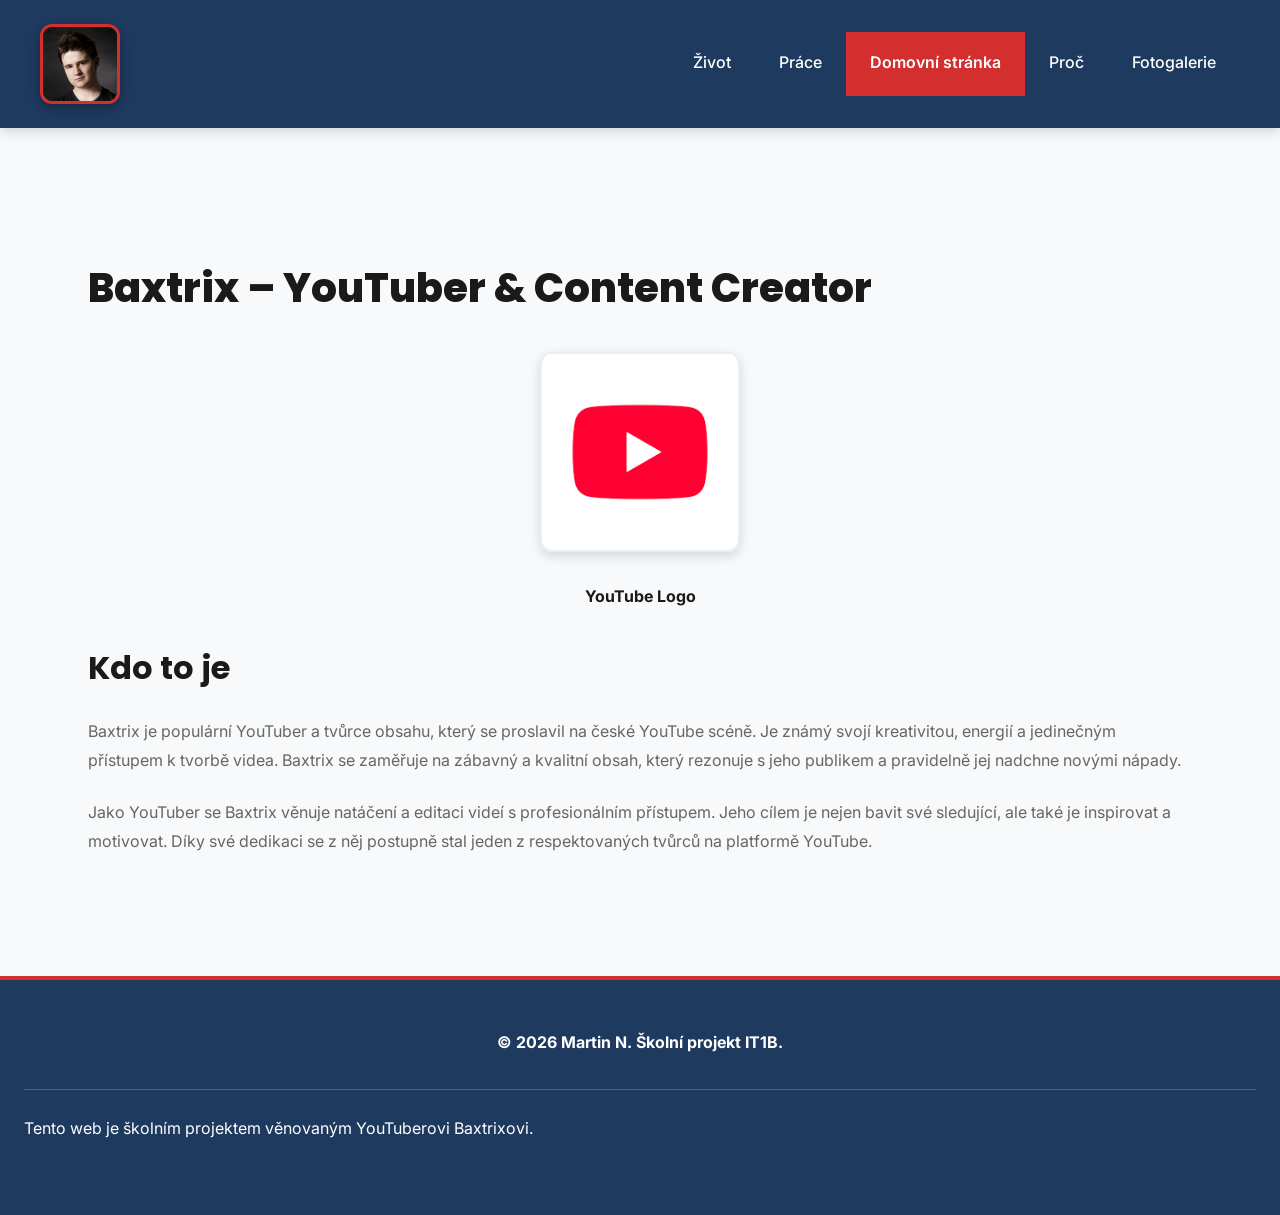
<file: index.html>
<!DOCTYPE html>
<html lang="cs">
<head>
    <meta charset="UTF-8">
    <meta name="viewport" content="width=device-width, initial-scale=1.0">
    <title>Baxtrix - Domovní stránka | Tvůrce obsahu a YouTuber</title>
    <meta name="description" content="Poznajte Baxtrixe, populárního YouTubera a tvůrce obsahu. Inspirativní příběh o tvorbě videí, osobním rozvoji a online komunity.">
    <meta name="keywords" content="Baxtrix, YouTube, tvůrce obsahu, videa, online komunita">
    <meta name="author" content="Martin Noufus, IT1B">
    <link rel="stylesheet" href="css/style.css">
    
    <!-- JSON-LD Schema pro SEO a strukturovaná data -->
    <script type="application/ld+json">
    {
        "@context": "https://schema.org",
        "@type": "Person",
        "name": "Baxtrix",
        "description": "Populární YouTuber a tvůrce obsahu na české YouTube scéně",
        "url": "https://example.com/baxtrix",
        "image": "images/profil.jpg",
        "jobTitle": "Content Creator & YouTuber",
        "nationality": "Czech",
        "knowsLanguage": ["Czech", "English"],
        "sameAs": [
            "https://www.youtube.com/c/baxtrix"
        ],
        "workLocation": {
            "@type": "Place",
            "name": "Internet"
        }
    }
    </script>
</head>
<body>
    <header>
        <div class="header-content">
            <img src="images/profil.jpg" alt="Profilový obrázek Baxtrixe" class="header-image">
            <nav>
                <ul>
                    <li><a href="život.html">Život</a></li>
                    <li><a href="práce.html">Práce</a></li>
                    <li><a href="index.html" class="active">Domovní stránka</a></li>
                    <li><a href="proč.html">Proč</a></li>
                    <li><a href="fotogalerie.html">Fotogalerie</a></li>
                </ul>
            </nav>
        </div>
    </header>

    <main>
        <article class="container">
            <h1>Baxtrix – YouTuber & Content Creator</h1>
            
            <figure style="text-align: center; margin: 2rem 0;">
                <img src="images/youtube.png" alt="YouTube Logo" class="youtube-image">
                <figcaption><strong>YouTube Logo</strong></figcaption>
            </figure>
            
            <section>
                <h2>Kdo to je</h2>
                <p>Baxtrix je populární YouTuber a tvůrce obsahu, který se proslavil na české YouTube scéně. Je známý svojí kreativitou, energií a jedinečným přístupem k tvorbě videa. Baxtrix se zaměřuje na zábavný a kvalitní obsah, který rezonuje s jeho publikem a pravidelně jej nadchne novými nápady.</p>
                
                <p>Jako YouTuber se Baxtrix věnuje natáčení a editaci videí s profesionálním přístupem. Jeho cílem je nejen bavit své sledující, ale také je inspirovat a motivovat. Díky své dedikaci se z něj postupně stal jeden z respektovaných tvůrců na platformě YouTube.</p>
            </section>
        </article>
    </main>

    <footer>
        <div class="footer-content">
            <p><strong>© 2026 Martin N. Školní projekt IT1B.</strong></p>
        </div>
        <div class="footer-bottom">
            <p>Tento web je školním projektem věnovaným YouTuberovi Baxtrixovi.</p>
        </div>
    </footer>
</body>
</html>
</file>
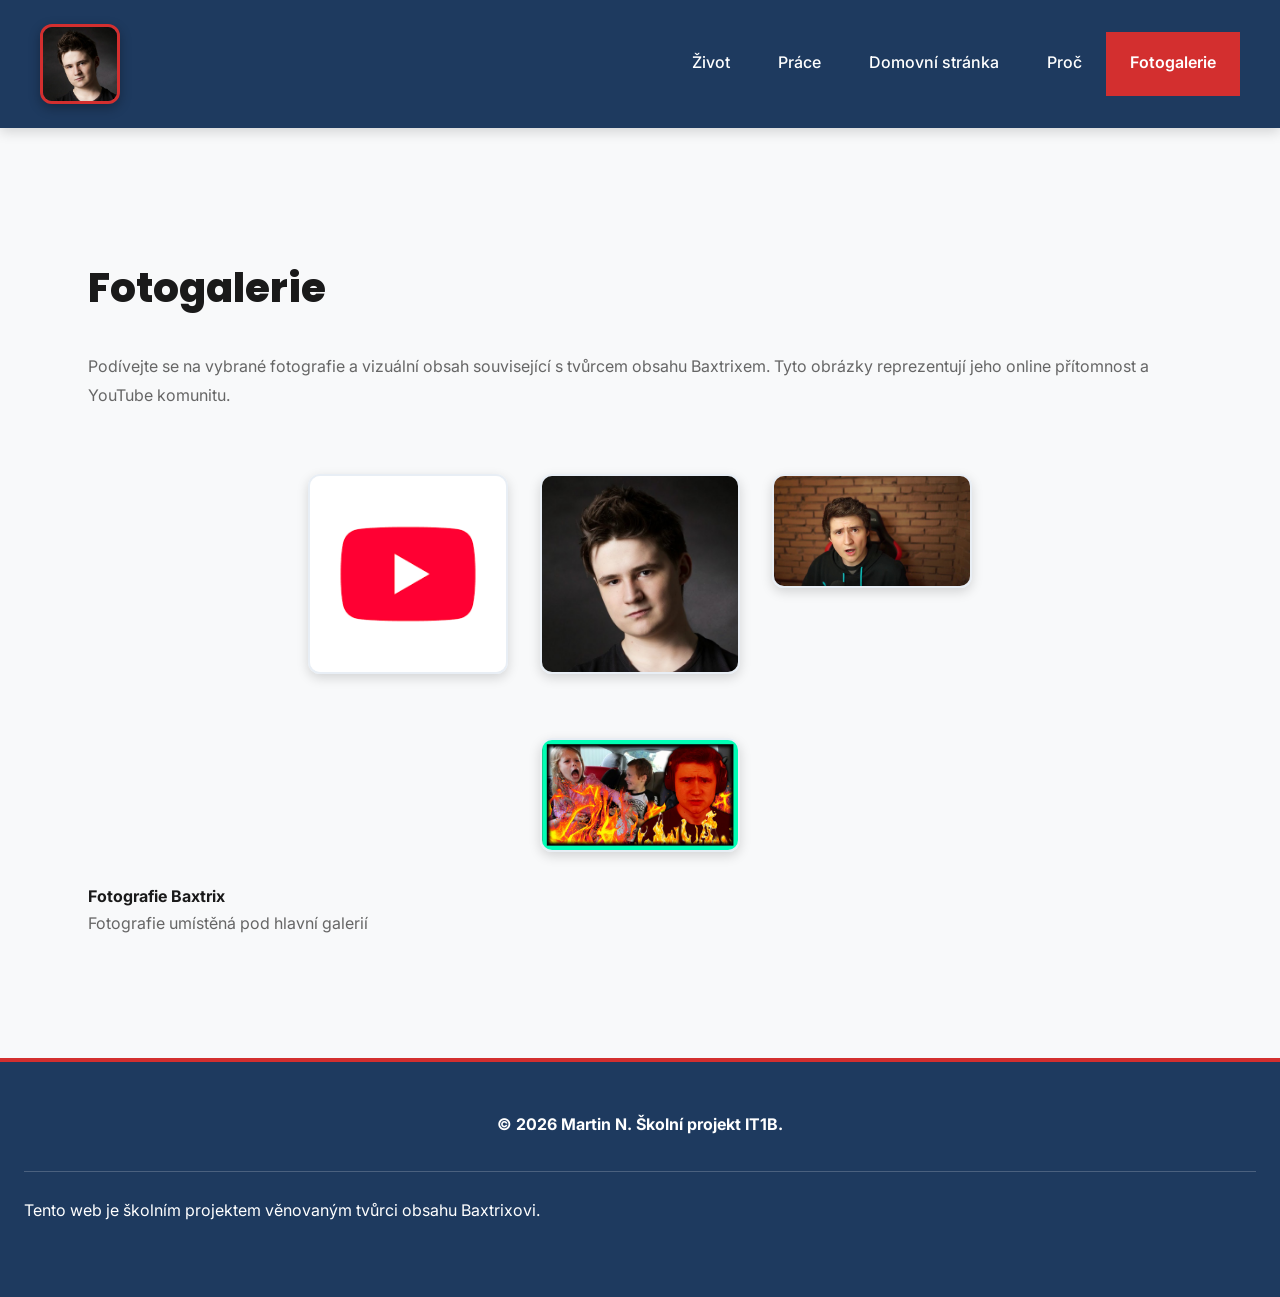
<file: fotogalerie.html>
<!DOCTYPE html>
<html lang="cs">
<head>
    <meta charset="UTF-8">
    <meta name="viewport" content="width=device-width, initial-scale=1.0">
    <title>Baxtrix - Fotogalerie | Obrázky a vizuální obsah</title>
    <meta name="description" content="Galerie obrázků a fotografií tvůrce obsahu Baxtrixe. Prohlédněte si visuální reprezentaci jeho obsahu a osobnosti.">
    <meta name="keywords" content="Baxtrix, fotogalerie, obrázky, YouTube, obsah">
    <meta name="author" content="Martin Noufus, IT1B">
    <link rel="stylesheet" href="css/style.css">
</head>
<body>
    <header>
        <div class="header-content">
            <img src="images/profil.jpg" alt="Profilový obrázek Baxtrixe" class="header-image">
            <nav>
                <ul>
                    <li><a href="život.html">Život</a></li>
                    <li><a href="práce.html">Práce</a></li>
                    <li><a href="index.html">Domovní stránka</a></li>
                    <li><a href="proč.html">Proč</a></li>
                    <li><a href="fotogalerie.html" class="active">Fotogalerie</a></li>
                </ul>
            </nav>
        </div>
    </header>

    <main>
        <article class="container">
            <h1>Fotogalerie</h1>
            
            <section>
                <p>Podívejte se na vybrané fotografie a vizuální obsah související s tvůrcem obsahu Baxtrixem. Tyto obrázky reprezentují jeho online přítomnost a YouTube komunitu.</p>
            </section>
            
            <!-- Galerie obrázků -->
            <section>
                <div class="gallery-images">
                    <div>
                        <figure>
                            <img src="images/youtube.png" alt="YouTube Logo - symbol video platformy a tvůrčího obsahu" class="youtube-image">
                            
                        </figure>
                        
                    </div>
                    <div>
                        <figure>
                            <img src="images/profil.jpg" alt="Profilová fotografie Baxtrixe - tvůrce obsahu" class="youtube-image">
                            
                        
                    </div>
                    <div>
                        <figure>
                            <img src="images/bax1.jpg" alt="Fotografie Baxtrix - bax1" class="youtube-image">
                           
                        </figure>
                        
                    </div>
                </div>
                <div class="gallery-below">
                    <figure>
                        <img src="images/bax2.jpg" alt="Fotografie Baxtrix - bax2" class="youtube-image">
                        <figcaption><strong>Fotografie Baxtrix</strong></figcaption>
                    </figure>
                    <p>Fotografie umístěná pod hlavní galerií</p>
                </div>
            </section>
        </article>
    </main>

    <footer>
        <div class="footer-content">
            <p><strong>© 2026 Martin N. Školní projekt IT1B.</strong></p>
        </div>
        <div class="footer-bottom">
            <p>Tento web je školním projektem věnovaným tvůrci obsahu Baxtrixovi.</p>
        </div>
    </footer>
</body>
</html>
</file>
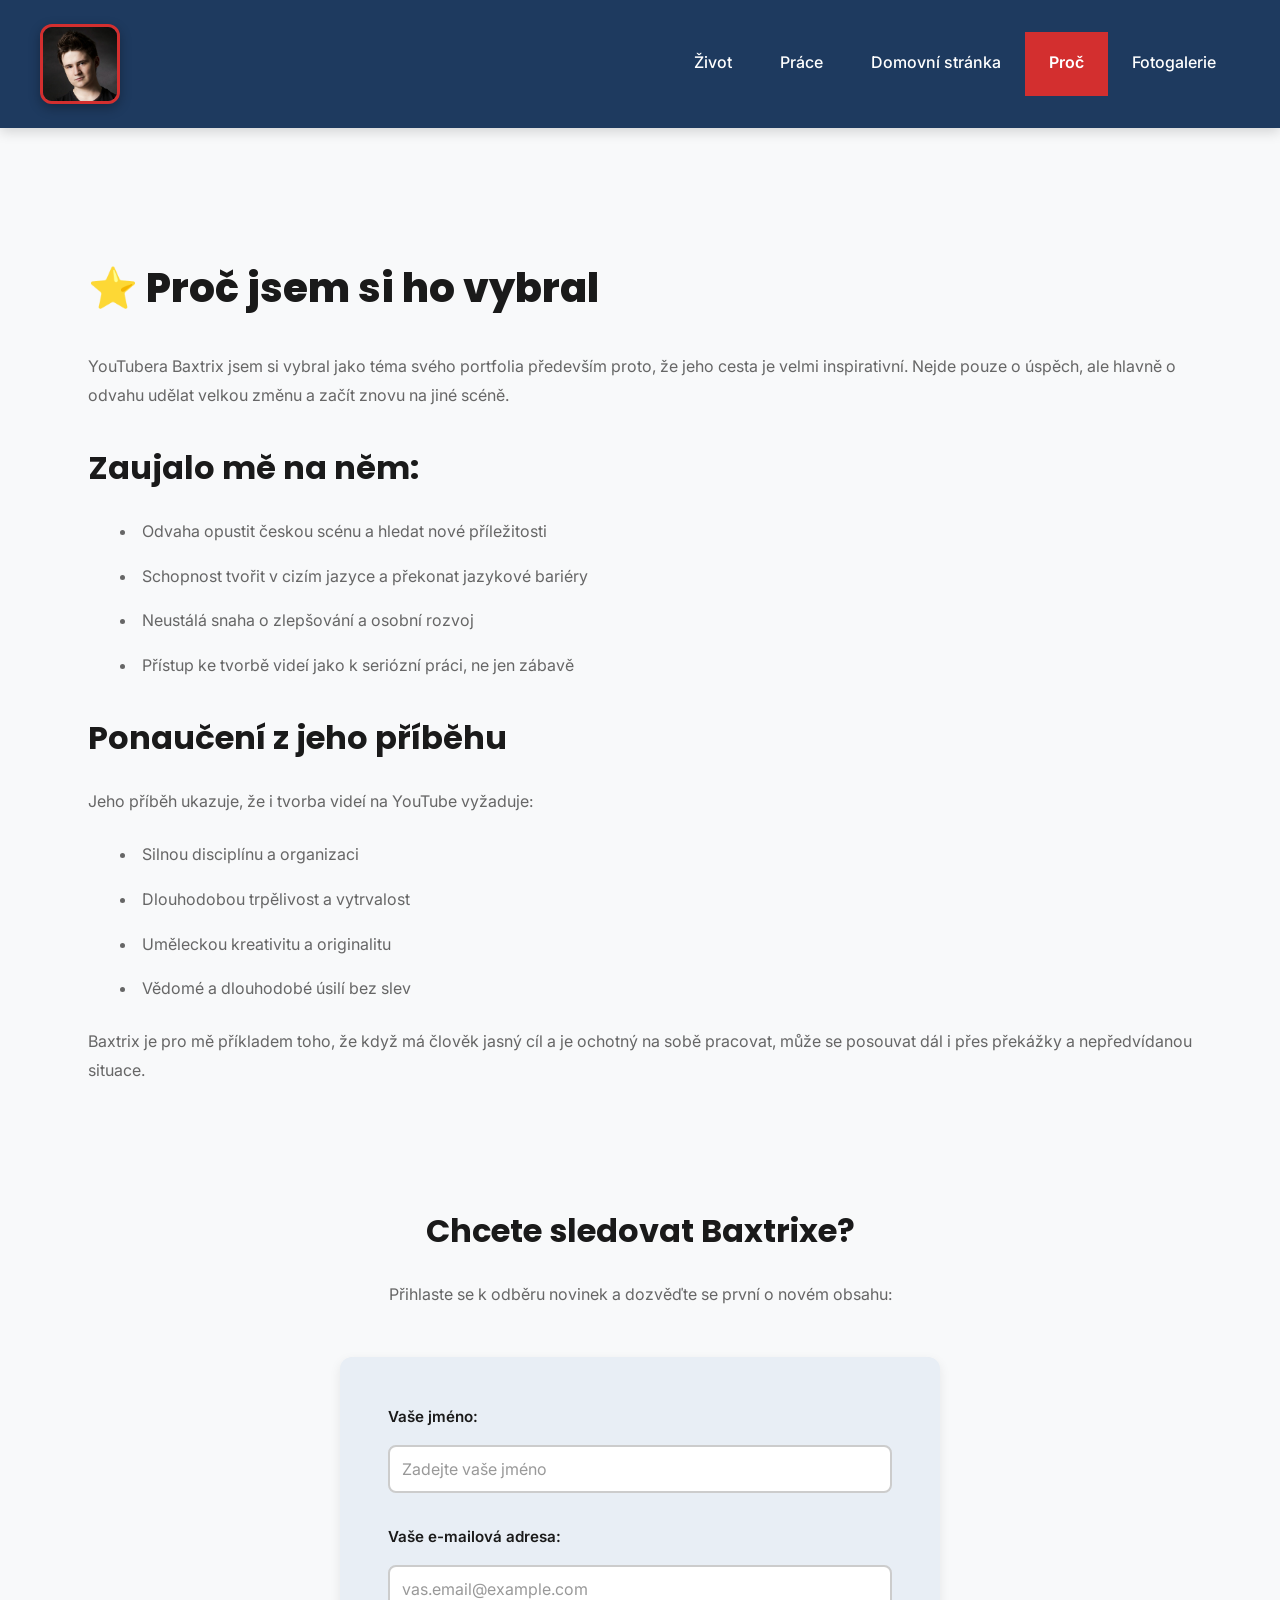
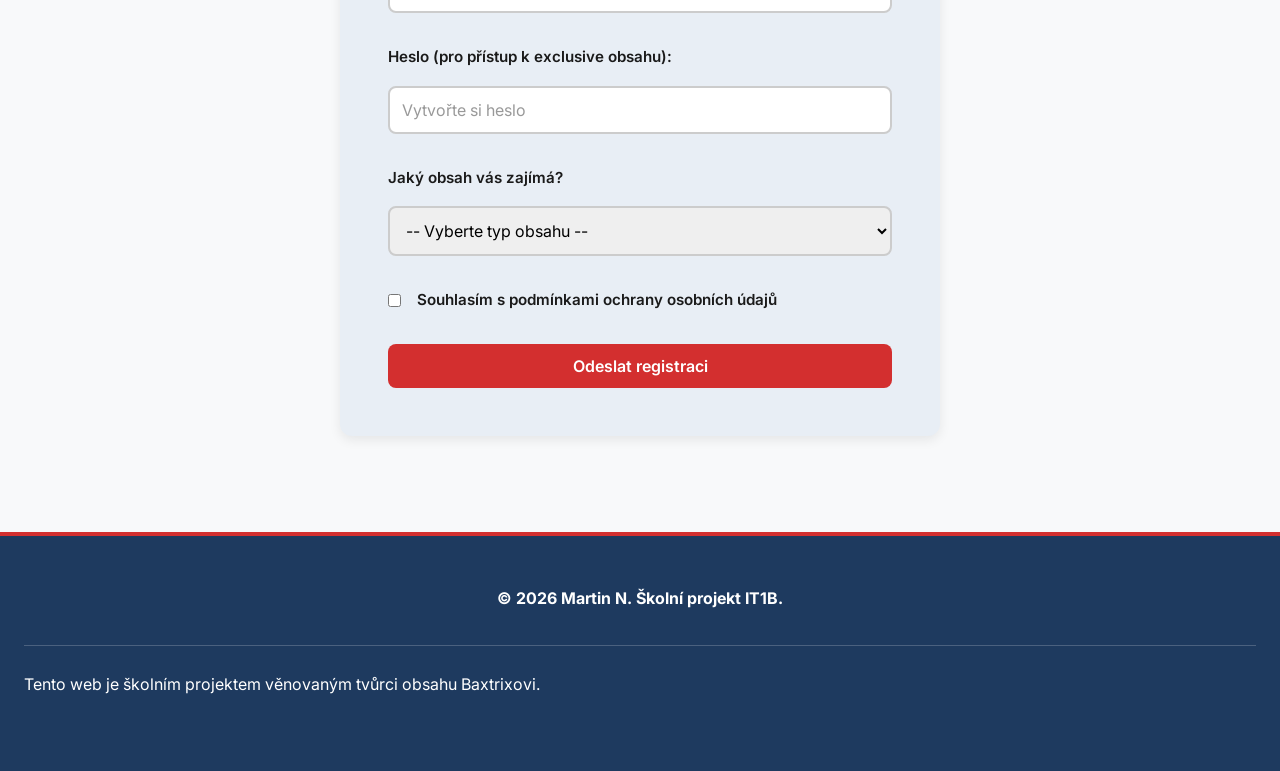
<file: proč.html>
<!DOCTYPE html>
<html lang="cs">
<head>
    <meta charset="UTF-8">
    <meta name="viewport" content="width=device-width, initial-scale=1.0">
    <title>Baxtrix - Proč? | Inspirace a motivace za projektem</title>
    <meta name="description" content="Zjistěte, proč je Baxtrix inspirativní osobnost. Přečtěte si o důvodech výběru tohoto YouTubera jako tématu projektu.">
    <meta name="keywords" content="Baxtrix, inspirace, motivace, příběh, osobní rozvoj">
    <meta name="author" content="Martin Noufus, IT1B">
    <link rel="stylesheet" href="css/style.css">
</head>
<body>
    <header>
        <div class="header-content">
            <img src="images/profil.jpg" alt="Profilový obrázek Baxtrixe" class="header-image">
            <nav>
                <ul>
                    <li><a href="život.html">Život</a></li>
                    <li><a href="práce.html">Práce</a></li>
                    <li><a href="index.html">Domovní stránka</a></li>
                    <li><a href="proč.html" class="active">Proč</a></li>
                    <li><a href="fotogalerie.html">Fotogalerie</a></li>
                </ul>
            </nav>
        </div>
    </header>

    <main>
        <article class="container">
            <h1>⭐ Proč jsem si ho vybral</h1>
            
            <section>
                <p>YouTubera Baxtrix jsem si vybral jako téma svého portfolia především proto, že jeho cesta je velmi inspirativní. Nejde pouze o úspěch, ale hlavně o odvahu udělat velkou změnu a začít znovu na jiné scéně.</p>
                
                <h2>Zaujalo mě na něm:</h2>
                <ul>
                    <li>Odvaha opustit českou scénu a hledat nové příležitosti</li>
                    <li>Schopnost tvořit v cizím jazyce a překonat jazykové bariéry</li>
                    <li>Neustálá snaha o zlepšování a osobní rozvoj</li>
                    <li>Přístup ke tvorbě videí jako k seriózní práci, ne jen zábavě</li>
                </ul>
            </section>
            
            <section>
                <h2>Ponaučení z jeho příběhu</h2>
                <p>Jeho příběh ukazuje, že i tvorba videí na YouTube vyžaduje:</p>
                <ul>
                    <li>Silnou disciplínu a organizaci</li>
                    <li>Dlouhodobou trpělivost a vytrvalost</li>
                    <li>Uměleckou kreativitu a originalitu</li>
                    <li>Vědomé a dlouhodobé úsilí bez slev</li>
                </ul>
                
                <p>Baxtrix je pro mě příkladem toho, že když má člověk jasný cíl a je ochotný na sobě pracovat, může se posouvat dál i přes překážky a nepředvídanou situace.</p>
            </section>
        </article>

        <!-- Registrační formulář -->
        <section style="text-align: center; margin: 3rem 0;">
            <h2>Chcete sledovat Baxtrixe?</h2>
            <p>Přihlaste se k odběru novinek a dozvěďte se první o novém obsahu:</p>
        </section>

        <form action="https://formspree.io/f/YOUR_FORM_ID" method="POST">
            <div class="form-group">
                <label for="name">Vaše jméno:</label>
                <input 
                    type="text" 
                    id="name" 
                    name="name" 
                    required 
                    placeholder="Zadejte vaše jméno"
                    aria-required="true"
                >
            </div>

            <div class="form-group">
                <label for="email">Vaše e-mailová adresa:</label>
                <input 
                    type="email" 
                    id="email" 
                    name="email" 
                    required 
                    placeholder="vas.email@example.com"
                    aria-required="true"
                >
            </div>

            <div class="form-group">
                <label for="password">Heslo (pro přístup k exclusive obsahu):</label>
                <input 
                    type="password" 
                    id="password" 
                    name="password" 
                    required 
                    placeholder="Vytvořte si heslo"
                    aria-required="true"
                >
            </div>

            <div class="form-group">
                <label for="content_type">Jaký obsah vás zajímá?</label>
                <select id="content_type" name="content_type" required aria-required="true">
                    <option value="">-- Vyberte typ obsahu --</option>
                    <option value="gaming">Herní obsah</option>
                    <option value="tutorials">Návody a tutoriály</option>
                    <option value="vlogs">Vlog a denní rutina</option>
                    <option value="challenges">Výzvy a experimenty</option>
                    <option value="all">Vše uvedené</option>
                </select>
            </div>

            <div class="form-group checkbox-group">
                <input 
                    type="checkbox" 
                    id="agree" 
                    name="agree" 
                    required
                    aria-required="true"
                >
                <label for="agree" style="margin-bottom: 0;">Souhlasím s podmínkami ochrany osobních údajů</label>
            </div>

            <button type="submit">Odeslat registraci</button>
        </form>
    </main>

    <footer>
        <div class="footer-content">
            <p><strong>© 2026 Martin N. Školní projekt IT1B.</strong></p>
        </div>
        <div class="footer-bottom">
            <p>Tento web je školním projektem věnovaným tvůrci obsahu Baxtrixovi.</p>
        </div>
    </footer>
</body>
</html>
</file>
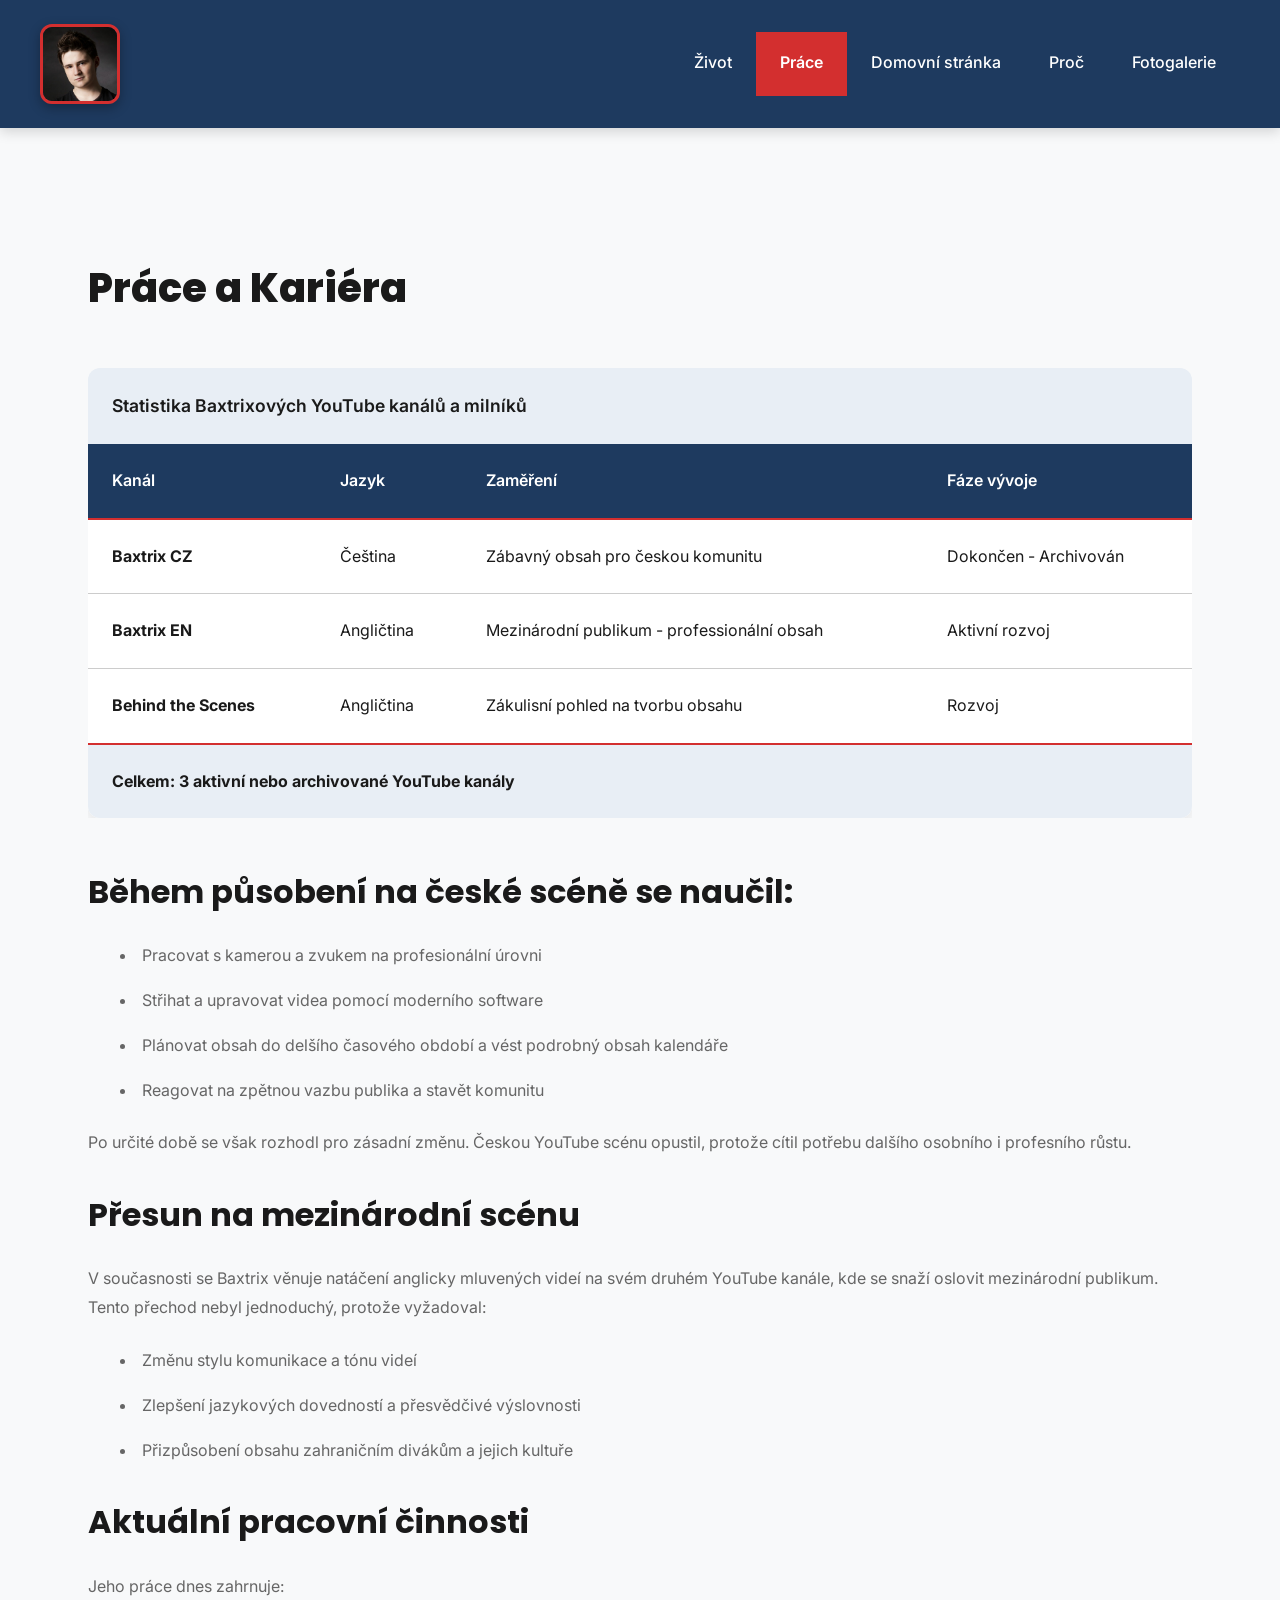
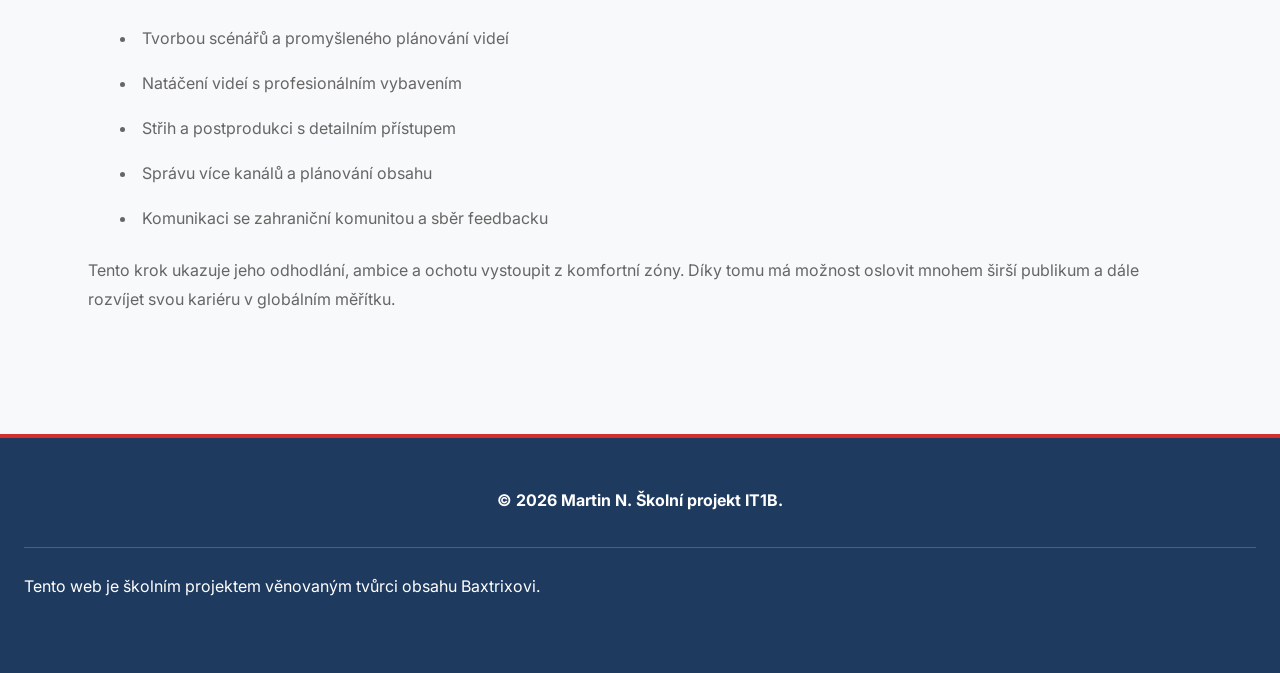
<file: práce.html>
<!DOCTYPE html>
<html lang="cs">
<head>
    <meta charset="UTF-8">
    <meta name="viewport" content="width=device-width, initial-scale=1.0">
    <title>Baxtrix - Práce | Kariéra tvůrce obsahu a YouTube videí</title>
    <meta name="description" content="Zjistěte, jak Baxtrix pracuje jako tvůrce obsahu. Seznamte se s jeho dovednostmi, vývojem kariéry a přestunem na mezinárodní scénu.">
    <meta name="keywords" content="Baxtrix, YouTube, kariéra, natáčení, tvorba videí, obsah">
    <meta name="author" content="Martin Noufus, IT1B">
    <link rel="stylesheet" href="css/style.css">
</head>
<body>
    <header>
        <div class="header-content">
            <img src="images/profil.jpg" alt="Profilový obrázek Baxtrixe" class="header-image">
            <nav>
                <ul>
                    <li><a href="život.html">Život</a></li>
                    <li><a href="práce.html" class="active">Práce</a></li>
                    <li><a href="index.html">Domovní stránka</a></li>
                    <li><a href="proč.html">Proč</a></li>
                    <li><a href="fotogalerie.html">Fotogalerie</a></li>
                </ul>
            </nav>
        </div>
    </header>

    <main>
        <article class="container">
            <h1>Práce a Kariéra</h1>
            
            <!-- Tabulka se statistikami -->
            <section>
                <div class="table-wrapper">
                    <table>
                        <caption>Statistika Baxtrixových YouTube kanálů a milníků</caption>
                        <thead>
                            <tr>
                                <th>Kanál</th>
                                <th>Jazyk</th>
                                <th>Zaměření</th>
                                <th>Fáze vývoje</th>
                            </tr>
                        </thead>
                        <tbody>
                            <tr>
                                <td><strong>Baxtrix CZ</strong></td>
                                <td>Čeština</td>
                                <td>Zábavný obsah pro českou komunitu</td>
                                <td>Dokončen - Archivován</td>
                            </tr>
                            <tr>
                                <td><strong>Baxtrix EN</strong></td>
                                <td>Angličtina</td>
                                <td>Mezinárodní publikum - professionální obsah</td>
                                <td>Aktivní rozvoj</td>
                            </tr>
                            <tr>
                                <td><strong>Behind the Scenes</strong></td>
                                <td>Angličtina</td>
                                <td>Zákulisní pohled na tvorbu obsahu</td>
                                <td>Rozvoj</td>
                            </tr>
                        </tbody>
                        <tfoot>
                            <tr>
                                <td colspan="4"><strong>Celkem: 3 aktivní nebo archivované YouTube kanály</strong></td>
                            </tr>
                        </tfoot>
                    </table>
                </div>
            </section>
            
            <section>
                <h2>Během působení na české scéně se naučil:</h2>
                <ul>
                    <li>Pracovat s kamerou a zvukem na profesionální úrovni</li>
                    <li>Střihat a upravovat videa pomocí moderního software</li>
                    <li>Plánovat obsah do delšího časového období a vést podrobný obsah kalendáře</li>
                    <li>Reagovat na zpětnou vazbu publika a stavět komunitu</li>
                </ul>
                
                <p>Po určité době se však rozhodl pro zásadní změnu. Českou YouTube scénu opustil, protože cítil potřebu dalšího osobního i profesního růstu.</p>
            </section>
            
            <section>
                <h2>Přesun na mezinárodní scénu</h2>
                <p>V současnosti se Baxtrix věnuje natáčení anglicky mluvených videí na svém druhém YouTube kanále, kde se snaží oslovit mezinárodní publikum. Tento přechod nebyl jednoduchý, protože vyžadoval:</p>
                
                <ul>
                    <li>Změnu stylu komunikace a tónu videí</li>
                    <li>Zlepšení jazykových dovedností a přesvědčivé výslovnosti</li>
                    <li>Přizpůsobení obsahu zahraničním divákům a jejich kultuře</li>
                </ul>
            </section>
            
            <section>
                <h2>Aktuální pracovní činnosti</h2>
                <p>Jeho práce dnes zahrnuje:</p>
                <ul>
                    <li>Tvorbou scénářů a promyšleného plánování videí</li>
                    <li>Natáčení videí s profesionálním vybavením</li>
                    <li>Střih a postprodukci s detailním přístupem</li>
                    <li>Správu více kanálů a plánování obsahu</li>
                    <li>Komunikaci se zahraniční komunitou a sběr feedbacku</li>
                </ul>
                
                <p>Tento krok ukazuje jeho odhodlání, ambice a ochotu vystoupit z komfortní zóny. Díky tomu má možnost oslovit mnohem širší publikum a dále rozvíjet svou kariéru v globálním měřítku.</p>
            </section>
        </article>
    </main>

    <footer>
        <div class="footer-content">
            <p><strong>© 2026 Martin N. Školní projekt IT1B.</strong></p>
        </div>
        <div class="footer-bottom">
            <p>Tento web je školním projektem věnovaným tvůrci obsahu Baxtrixovi.</p>
        </div>
    </footer>
</body>
</html>
</file>
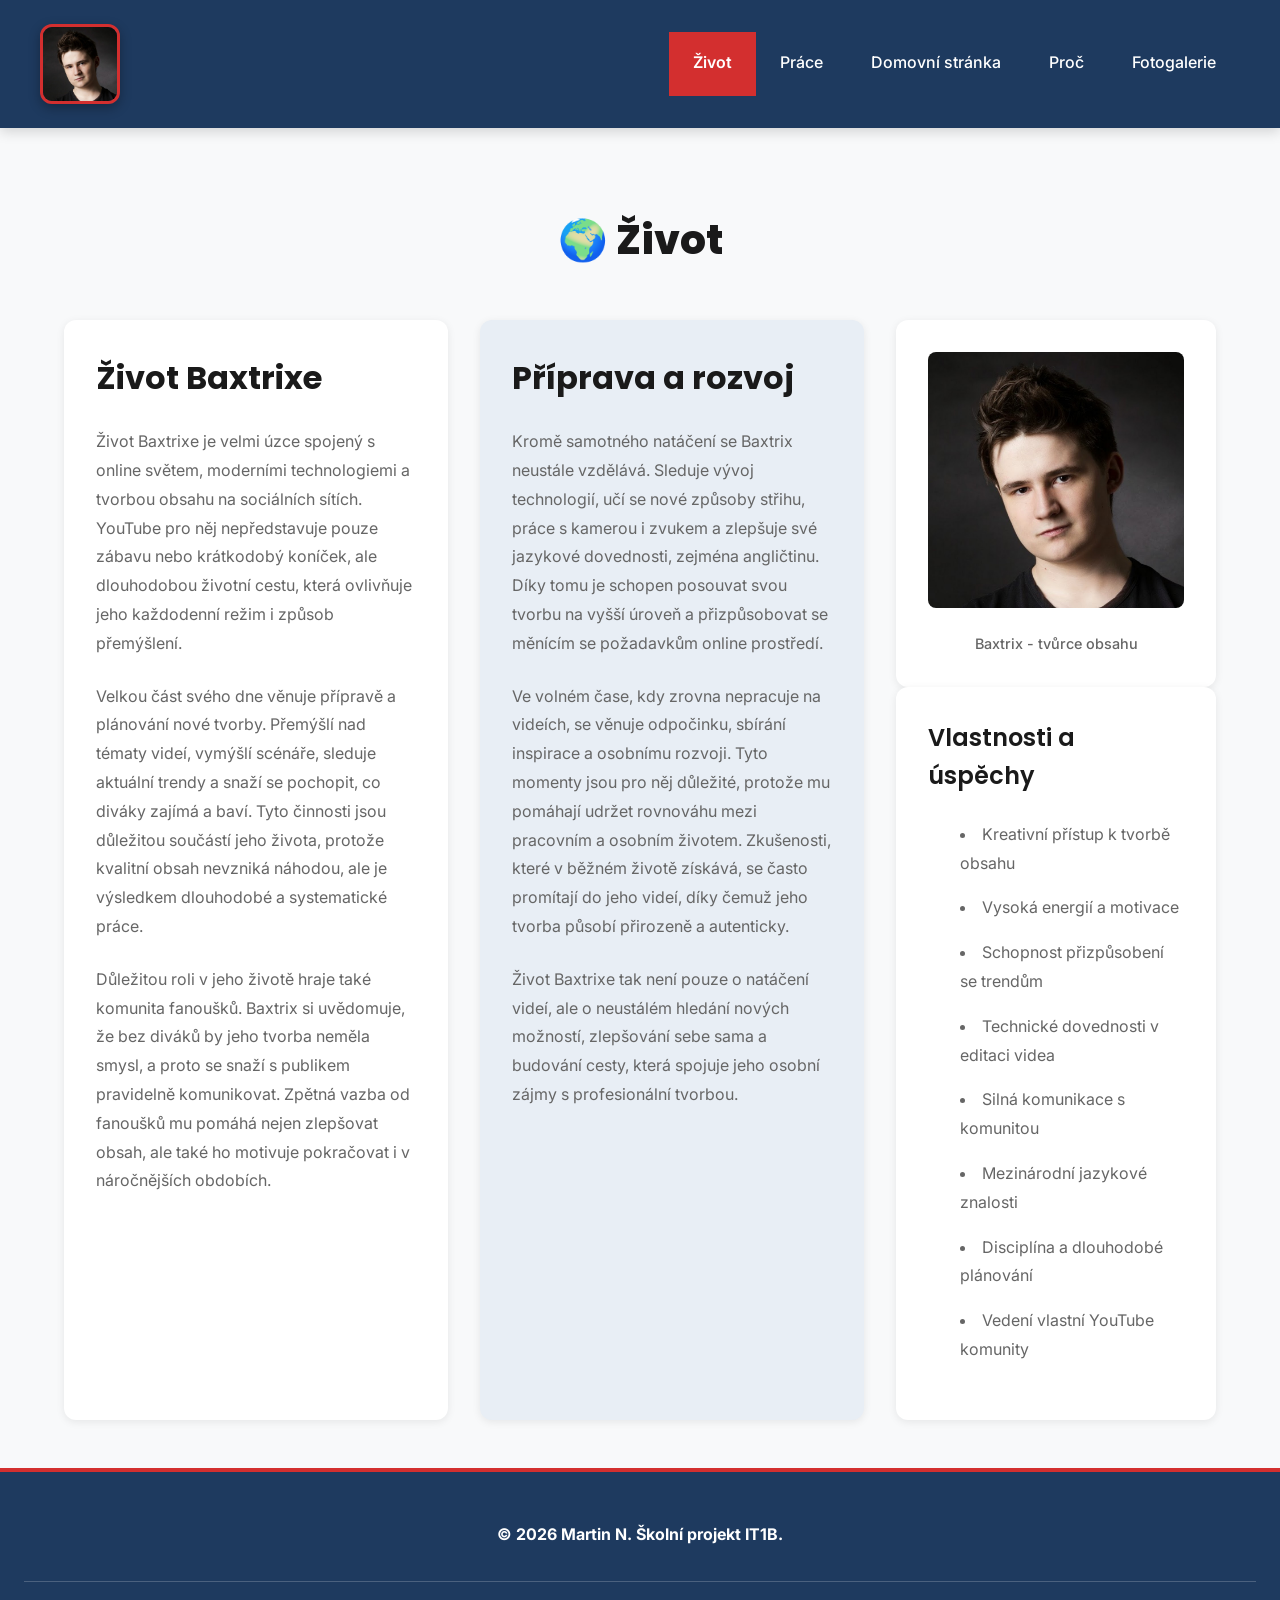
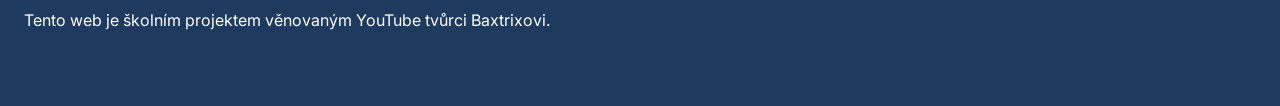
<file: život.html>
<!DOCTYPE html>
<html lang="cs">
<head>
    <meta charset="UTF-8">
    <meta name="viewport" content="width=device-width, initial-scale=1.0">
    <title>Baxtrix - Život | Příběh YouTubera za zákulisím</title>
    <meta name="description" content="Poznejte, jak vypadá denní život Baxtrixe - YouTubera, který se věnuje tvorbě obsahu, vzdělávání a interakci s komunou.">
    <meta name="keywords" content="Baxtrix, YouTube, tvůrce obsahu, denní rutina, osobní rozvoj">
    <meta name="author" content="Martin Noufus, IT1B">
    <link rel="stylesheet" href="css/style.css">
</head>
<body>
    <header>
        <div class="header-content">
            <img src="images/profil.jpg" alt="Profilový obrázek Baxtrixe" class="header-image">
            <nav>
                <ul>
                    <li><a href="život.html" class="active">Život</a></li>
                    <li><a href="práce.html">Práce</a></li>
                    <li><a href="index.html">Domovní stránka</a></li>
                    <li><a href="proč.html">Proč</a></li>
                    <li><a href="fotogalerie.html">Fotogalerie</a></li>
                </ul>
            </nav>
        </div>
    </header>

    <main>
        <h1 style="text-align: center; margin-top: 2rem;">🌍 Život</h1>
        
        <!-- Třísloupový layout - Desktop: 3 sloupce | Mobile: 1 sloupec -->
        <div class="three-column-layout">
            
            <!-- Levý sloupec - Hlavní text -->
            <article class="column column-left">
                <h2 style="margin-top: 0;">Život Baxtrixe</h2>
                
                <p>Život Baxtrixe je velmi úzce spojený s online světem, moderními technologiemi a tvorbou obsahu na sociálních sítích. YouTube pro něj nepředstavuje pouze zábavu nebo krátkodobý koníček, ale dlouhodobou životní cestu, která ovlivňuje jeho každodenní režim i způsob přemýšlení.</p>
                
                <p>Velkou část svého dne věnuje přípravě a plánování nové tvorby. Přemýšlí nad tématy videí, vymýšlí scénáře, sleduje aktuální trendy a snaží se pochopit, co diváky zajímá a baví. Tyto činnosti jsou důležitou součástí jeho života, protože kvalitní obsah nevzniká náhodou, ale je výsledkem dlouhodobé a systematické práce.</p>
                
                <p>Důležitou roli v jeho životě hraje také komunita fanoušků. Baxtrix si uvědomuje, že bez diváků by jeho tvorba neměla smysl, a proto se snaží s publikem pravidelně komunikovat. Zpětná vazba od fanoušků mu pomáhá nejen zlepšovat obsah, ale také ho motivuje pokračovat i v náročnějších obdobích.</p>
            </article>
            
            <!-- Prostřední sloupec - Vedlejší text -->
            <section class="column column-center">
                <h2 style="margin-top: 0;">Příprava a rozvoj</h2>
                
                <p>Kromě samotného natáčení se Baxtrix neustále vzdělává. Sleduje vývoj technologií, učí se nové způsoby střihu, práce s kamerou i zvukem a zlepšuje své jazykové dovednosti, zejména angličtinu. Díky tomu je schopen posouvat svou tvorbu na vyšší úroveň a přizpůsobovat se měnícím se požadavkům online prostředí.</p>
                
                <p>Ve volném čase, kdy zrovna nepracuje na videích, se věnuje odpočinku, sbírání inspirace a osobnímu rozvoji. Tyto momenty jsou pro něj důležité, protože mu pomáhají udržet rovnováhu mezi pracovním a osobním životem. Zkušenosti, které v běžném životě získává, se často promítají do jeho videí, díky čemuž jeho tvorba působí přirozeně a autenticky.</p>
                
                <p>Život Baxtrixe tak není pouze o natáčení videí, ale o neustálém hledání nových možností, zlepšování sebe sama a budování cesty, která spojuje jeho osobní zájmy s profesionální tvorbou.</p>
            </section>
            
            <!-- Pravý sloupec - Foto a vlastnosti -->
            <aside class="column">
                <!-- Nahoře - Fotka -->
                <div class="side-block">
                    <figure style="margin: 0;">
                        <img src="images/profil.jpg" alt="Fotografie Baxtrixe - tvůrce obsahu">
                        <figcaption class="image-caption">Baxtrix - tvůrce obsahu</figcaption>
                    </figure>
                </div>
                
                <!-- Dole - Vlastnosti a úspěchy -->
                <div class="side-block">
                    <h3 style="margin-top: 0;">Vlastnosti a úspěchy</h3>
                    <ul>
                        <li>Kreativní přístup k tvorbě obsahu</li>
                        <li>Vysoká energií a motivace</li>
                        <li>Schopnost přizpůsobení se trendům</li>
                        <li>Technické dovednosti v editaci videa</li>
                        <li>Silná komunikace s komunitou</li>
                        <li>Mezinárodní jazykové znalosti</li>
                        <li>Disciplína a dlouhodobé plánování</li>
                        <li>Vedení vlastní YouTube komunity</li>
                    </ul>
                </div>
            </aside>
            
        </div>
    </main>

    <footer>
        <div class="footer-content">
            <p><strong>© 2026 Martin N. Školní projekt IT1B.</strong></p>
        </div>
        <div class="footer-bottom">
            <p>Tento web je školním projektem věnovaným YouTube tvůrci Baxtrixovi.</p>
        </div>
    </footer>
</body>
</html>
</file>
<file: css/style.css>
/* ============================================
   BAXTRIX - Moderní a responzivní web design
   ============================================ */

/* Import Google Fonts */
@import url('https://fonts.googleapis.com/css2?family=Poppins:wght@600;700;800&family=Inter:wght@400;500;600&display=swap');

/* CSS Proměnné - Pravidlo 60-30-10 */
:root {
    /* Barvy - 60% dominantní pozadí, 30% doplňková, 10% akcentní */
    --color-primary-bg: #f8f9fa;        /* 60% - Světlé pozadí */
    --color-secondary-bg: #e8eef5;     /* 30% - Doplňkové pozadí pro struktury */
    --color-accent: #d32f2f;            /* 10% - Akcentní červená */
    --color-dark: #1a1a1a;             /* Tmavý text */
    --color-light: #ffffff;             /* Bílá */
    --color-gray: #666666;              /* Šedý text */
    --color-header-bg: #1e3a5f;        /* Tmavě modrá hlavička */
    --color-border: #cccccc;            /* Barva hranic */
    
    /* Typografie */
    --font-display: 'Poppins', sans-serif;    /* Nadpisy */
    --font-body: 'Inter', sans-serif;         /* Běžný text */
    
    /* Rozestupy */
    --spacing-xs: 0.5rem;
    --spacing-sm: 1rem;
    --spacing-md: 1.5rem;
    --spacing-lg: 2rem;
    --spacing-xl: 3rem;
    
    /* Přechody */
    --transition-fast: 0.2s ease-in-out;
    --transition-normal: 0.3s ease-in-out;
}

/* Základní reset */
* {
    margin: 0;
    padding: 0;
    box-sizing: border-box;
}

html {
    scroll-behavior: smooth;
}

body {
    font-family: var(--font-body);
    background-color: var(--color-primary-bg);
    color: var(--color-dark);
    line-height: 1.6;
}

/* ============================================
   HLAVIČKA (Header)
   ============================================ */

header {
    background-color: var(--color-header-bg);
    padding: var(--spacing-md);
    position: sticky;
    top: 0;
    box-shadow: 0 4px 12px rgba(0, 0, 0, 0.15);
    z-index: 1000;
}

.header-content {
    display: flex;
    align-items: center;
    justify-content: space-between;
    max-width: 1200px;
    margin: 0 auto;
    gap: var(--spacing-lg);
    flex-wrap: wrap;
}

.header-image {
    width: 5rem;
    height: 5rem;
    border-radius: 0.75rem;
    box-shadow: 0 4px 12px rgba(0, 0, 0, 0.3);
    flex-shrink: 0;
    border: 3px solid var(--color-accent);
}

/* ============================================
   NAVIGACE
   ============================================ */

nav {
    flex-grow: 1;
}

nav ul {
    display: flex;
    list-style: none;
    justify-content: flex-end;
    gap: 0;
    margin: 0;
    padding: 0;
    flex-wrap: wrap;
}

nav li {
    margin: 0;
}

nav a {
    display: block;
    color: var(--color-light);
    text-decoration: none;
    padding: 1rem 1.5rem;
    transition: all var(--transition-normal);
    font-weight: 500;
    position: relative;
    border-bottom: 3px solid transparent;
}

nav a:hover {
    background-color: rgba(255, 255, 255, 0.1);
    border-bottom-color: var(--color-accent);
}

nav a.active {
    background-color: var(--color-accent);
    border-bottom-color: var(--color-accent);
    font-weight: 600;
}

/* ============================================
   TYPOGRAFIE
   ============================================ */

h1 {
    font-family: var(--font-display);
    font-size: 2.5rem;
    font-weight: 800;
    color: var(--color-dark);
    margin-bottom: var(--spacing-lg);
    margin-top: var(--spacing-lg);
}

h2 {
    font-family: var(--font-display);
    font-size: 2rem;
    font-weight: 700;
    color: var(--color-dark);
    margin-bottom: var(--spacing-md);
    margin-top: var(--spacing-lg);
}

h3 {
    font-family: var(--font-display);
    font-size: 1.5rem;
    font-weight: 600;
    color: var(--color-dark);
    margin-bottom: var(--spacing-md);
    margin-top: var(--spacing-md);
}

p {
    color: var(--color-gray);
    line-height: 1.8;
    margin-bottom: var(--spacing-md);
    font-size: 1rem;
}

/* ============================================
   KONTEJNER A LAYOUT
   ============================================ */

main {
    max-width: 1200px;
    margin: 0 auto;
    padding: var(--spacing-xl) var(--spacing-md);
    min-height: calc(100vh - 200px);
}

.container {
    max-width: 1200px;
    margin: 0 auto;
    padding: var(--spacing-xl) var(--spacing-md);
}

/* ============================================
   SEZNAMY
   ============================================ */

ul, ol {
    margin-left: 2rem;
    margin-bottom: var(--spacing-md);
    list-style-position: inside;
}

li {
    margin: var(--spacing-sm) 0;
    color: var(--color-gray);
    line-height: 1.8;
}

/* ============================================
   OBRÁZKY
   ============================================ */

img {
    max-width: 100%;
    height: auto;
    display: block;
    border-radius: 0.5rem;
}

.youtube-image {
    max-width: 200px;
    width: 100%;
    height: auto;
    margin: var(--spacing-lg) auto;
    border-radius: 0.75rem;
    box-shadow: 0 4px 12px rgba(0, 0, 0, 0.15);
    border: 2px solid var(--color-secondary-bg);
    transition: transform var(--transition-normal), box-shadow var(--transition-normal);
}

.youtube-image:hover {
    transform: translateY(-4px);
    box-shadow: 0 8px 16px rgba(0, 0, 0, 0.2);
}

.profile-image {
    max-width: 300px;
    width: 100%;
    height: auto;
    border-radius: 0.75rem;
    margin: var(--spacing-lg) 0;
    box-shadow: 0 4px 12px rgba(0, 0, 0, 0.15);
}

/* ============================================
   FOTOGALERIE
   ============================================ */

.gallery-images {
    display: flex;
    justify-content: center;
    gap: var(--spacing-lg);
    flex-wrap: wrap;
    margin: var(--spacing-lg) 0;
}

.gallery-images > div {
    text-align: center;
    background-color: transparent; /* odstraněno šedé pozadí */
    padding: 0; /* odstraněno vnitřní odsazení */
    border-radius: 0; /* bez zaobleného boxu */
    transition: transform var(--transition-normal);
}

.gallery-images > div:hover {
    transform: translateY(-4px); /* menší zvednutí při hoveru */
    box-shadow: none;
}

/* ============================================
   TŘÍSLOUPOVÝ LAYOUT (Život.html)
   ============================================ */

.three-column-layout {
    display: flex;
    gap: var(--spacing-lg);
    margin-top: var(--spacing-xl);
}

.column {
    flex: 1;
    display: flex;
    flex-direction: column;
}

.column-left {
    background-color: var(--color-light);
    padding: var(--spacing-lg);
    border-radius: 0.75rem;
    box-shadow: 0 2px 8px rgba(0, 0, 0, 0.08);
}

.column-center {
    background-color: var(--color-secondary-bg);
    padding: var(--spacing-lg);
    border-radius: 0.75rem;
    box-shadow: 0 2px 8px rgba(0, 0, 0, 0.08);
}

.column-right {
    display: flex;
    flex-direction: column;
    gap: var(--spacing-lg);
}

.side-block {
    background-color: var(--color-light);
    padding: var(--spacing-lg);
    border-radius: 0.75rem;
    box-shadow: 0 2px 8px rgba(0, 0, 0, 0.08);
}

.side-block img {
    width: 100%;
    height: auto;
    border-radius: 0.5rem;
    margin-bottom: var(--spacing-md);
}

.side-block .image-caption {
    text-align: center;
    font-size: 0.9rem;
    color: var(--color-gray);
    font-weight: 500;
}

/* ============================================
   FORMULÁŘ
   ============================================ */

form {
    background-color: var(--color-secondary-bg);
    padding: var(--spacing-xl);
    border-radius: 0.75rem;
    max-width: 600px;
    margin: var(--spacing-xl) auto;
    box-shadow: 0 4px 12px rgba(0, 0, 0, 0.08);
}

.form-group {
    margin-bottom: var(--spacing-lg);
}

label {
    display: block;
    margin-bottom: var(--spacing-sm);
    font-weight: 600;
    color: var(--color-dark);
    font-size: 0.95rem;
}

input[type="text"],
input[type="email"],
input[type="password"],
select,
textarea {
    width: 100%;
    padding: 0.75rem;
    border: 2px solid var(--color-border);
    border-radius: 0.5rem;
    font-family: var(--font-body);
    font-size: 1rem;
    transition: border-color var(--transition-fast), box-shadow var(--transition-fast);
}

input[type="text"]:focus,
input[type="email"]:focus,
input[type="password"]:focus,
select:focus,
textarea:focus {
    outline: none;
    border-color: var(--color-accent);
    box-shadow: 0 0 0 4px rgba(211, 47, 47, 0.1);
}

input[type="text"]::placeholder,
input[type="email"]::placeholder,
input[type="password"]::placeholder {
    color: #999;
}

textarea {
    resize: vertical;
    min-height: 120px;
}

.checkbox-group {
    display: flex;
    align-items: center;
    gap: var(--spacing-sm);
}

input[type="checkbox"],
input[type="radio"] {
    width: auto;
    cursor: pointer;
}

/* ============================================
   TABULKA
   ============================================ */

.table-wrapper {
    overflow-x: auto;
    margin: var(--spacing-xl) 0;
}

table {
    width: 100%;
    border-collapse: collapse;
    background-color: var(--color-light);
    box-shadow: 0 4px 12px rgba(0, 0, 0, 0.08);
    border-radius: 0.75rem;
    overflow: hidden;
}

caption {
    padding: var(--spacing-md);
    text-align: left;
    font-size: 1.1rem;
    font-weight: 600;
    color: var(--color-dark);
    background-color: var(--color-secondary-bg);
}

thead {
    background-color: var(--color-header-bg);
    color: var(--color-light);
}

th {
    padding: var(--spacing-md);
    text-align: left;
    font-weight: 600;
    border-bottom: 2px solid var(--color-accent);
}

td {
    padding: var(--spacing-md);
    border-bottom: 1px solid var(--color-border);
}

tbody tr:hover {
    background-color: var(--color-secondary-bg);
    transition: background-color var(--transition-fast);
}

tfoot {
    background-color: var(--color-secondary-bg);
    font-weight: 600;
}

tfoot td {
    border-top: 2px solid var(--color-accent);
    border-bottom: none;
}

/* ============================================
   TLAČÍTKA
   ============================================ */

button,
input[type="submit"],
input[type="reset"] {
    background-color: var(--color-accent);
    color: var(--color-light);
    border: none;
    padding: 0.75rem 2rem;
    border-radius: 0.5rem;
    font-family: var(--font-body);
    font-size: 1rem;
    font-weight: 600;
    cursor: pointer;
    transition: all var(--transition-fast);
    width: 100%;
}

button:hover,
input[type="submit"]:hover,
input[type="reset"]:hover {
    background-color: #b71c1c;
    transform: translateY(-2px);
    box-shadow: 0 6px 12px rgba(211, 47, 47, 0.3);
}

button:active,
input[type="submit"]:active,
input[type="reset"]:active {
    transform: translateY(0);
}

/* ============================================
   PATIČKA (Footer)
   ============================================ */

footer {
    background-color: var(--color-header-bg);
    color: var(--color-light);
    padding: var(--spacing-xl) var(--spacing-md);
    margin-top: auto;
    border-top: 4px solid var(--color-accent);
}

.footer-content {
    max-width: 1200px;
    margin: 0 auto;
    text-align: center;
}

footer p {
    color: var(--color-light);
    font-size: 1rem;
}

.footer-bottom {
    margin-top: var(--spacing-lg);
    padding-top: var(--spacing-md);
    border-top: 1px solid rgba(255, 255, 255, 0.2);
    color: rgba(255, 255, 255, 0.8);
    font-size: 0.95rem;
}

/* ============================================
   RESPONZIVITA - Mobile First
   ============================================ */

/* Tablet a větší (768px a výše) */
@media (min-width: 768px) {
    .header-content {
        flex-wrap: nowrap;
        justify-content: space-between;
    }
    
    h1 {
        font-size: 2.5rem;
    }
    
    h2 {
        font-size: 2rem;
    }
    
    h3 {
        font-size: 1.5rem;
    }
    
    p {
        font-size: 1rem;
    }
}

/* Mobile - Pod 768px */
@media (max-width: 767px) {
    :root {
        --spacing-xl: 2rem;
        --spacing-lg: 1.5rem;
        --spacing-md: 1rem;
    }
    
    .header-content {
        flex-direction: column;
        justify-content: center;
        gap: var(--spacing-md);
    }
    
    .header-image {
        width: 4rem;
        height: 4rem;
    }
    
    /* Navigace na mobilech se skládá pod sebe */
    nav ul {
        flex-direction: column;
        width: 100%;
        justify-content: center;
    }
    
    nav a {
        padding: 0.75rem 1rem;
        text-align: center;
        font-size: 0.9rem;
        border-bottom: 2px solid transparent;
    }
    
    nav a.active {
        background-color: var(--color-accent);
    }
    
    /* Typografie na mobilech */
    h1 {
        font-size: 1.8rem;
    }
    
    h2 {
        font-size: 1.5rem;
    }
    
    h3 {
        font-size: 1.2rem;
    }
    
    p {
        font-size: 0.95rem;
        text-align: left;
    }
    
    /* Container na mobilech */
    main,
    .container {
        padding: var(--spacing-lg) var(--spacing-md);
    }
    
    /* Třísloupový layout se skládá pod sebe */
    .three-column-layout {
        flex-direction: column;
        gap: var(--spacing-md);
    }
    
    .column,
    .side-block {
        width: 100%;
    }
    
    /* Fotogalerie na mobilech */
    .gallery-images {
        flex-direction: column;
        gap: var(--spacing-md);
    }
    
    .gallery-images > div {
        width: 100%;
    }
    
    /* Formulář na mobilech */
    form {
        max-width: 100%;
        padding: var(--spacing-lg);
    }
    
    button,
    input[type="submit"],
    input[type="reset"] {
        width: 100%;
    }
    
    /* Tabulka na mobilech */
    table {
        font-size: 0.85rem;
    }
    
    th, td {
        padding: 0.5rem;
    }
    
    /* Footer na mobilech */
    footer {
        padding: var(--spacing-lg) var(--spacing-md);
    }
    
    .footer-bottom {
        font-size: 0.85rem;
    }
    
    /* Seznamy na mobilech */
    ul, ol {
        margin-left: 1.5rem;
    }
    
    li {
        font-size: 0.95rem;
    }
}

/* Micro devices - Pod 480px */
@media (max-width: 479px) {
    h1 {
        font-size: 1.5rem;
    }
    
    h2 {
        font-size: 1.2rem;
    }
    
    h3 {
        font-size: 1rem;
    }
    
    p {
        font-size: 0.9rem;
    }
    
    nav a {
        padding: 0.5rem 0.75rem;
        font-size: 0.8rem;
    }
}
</file>
